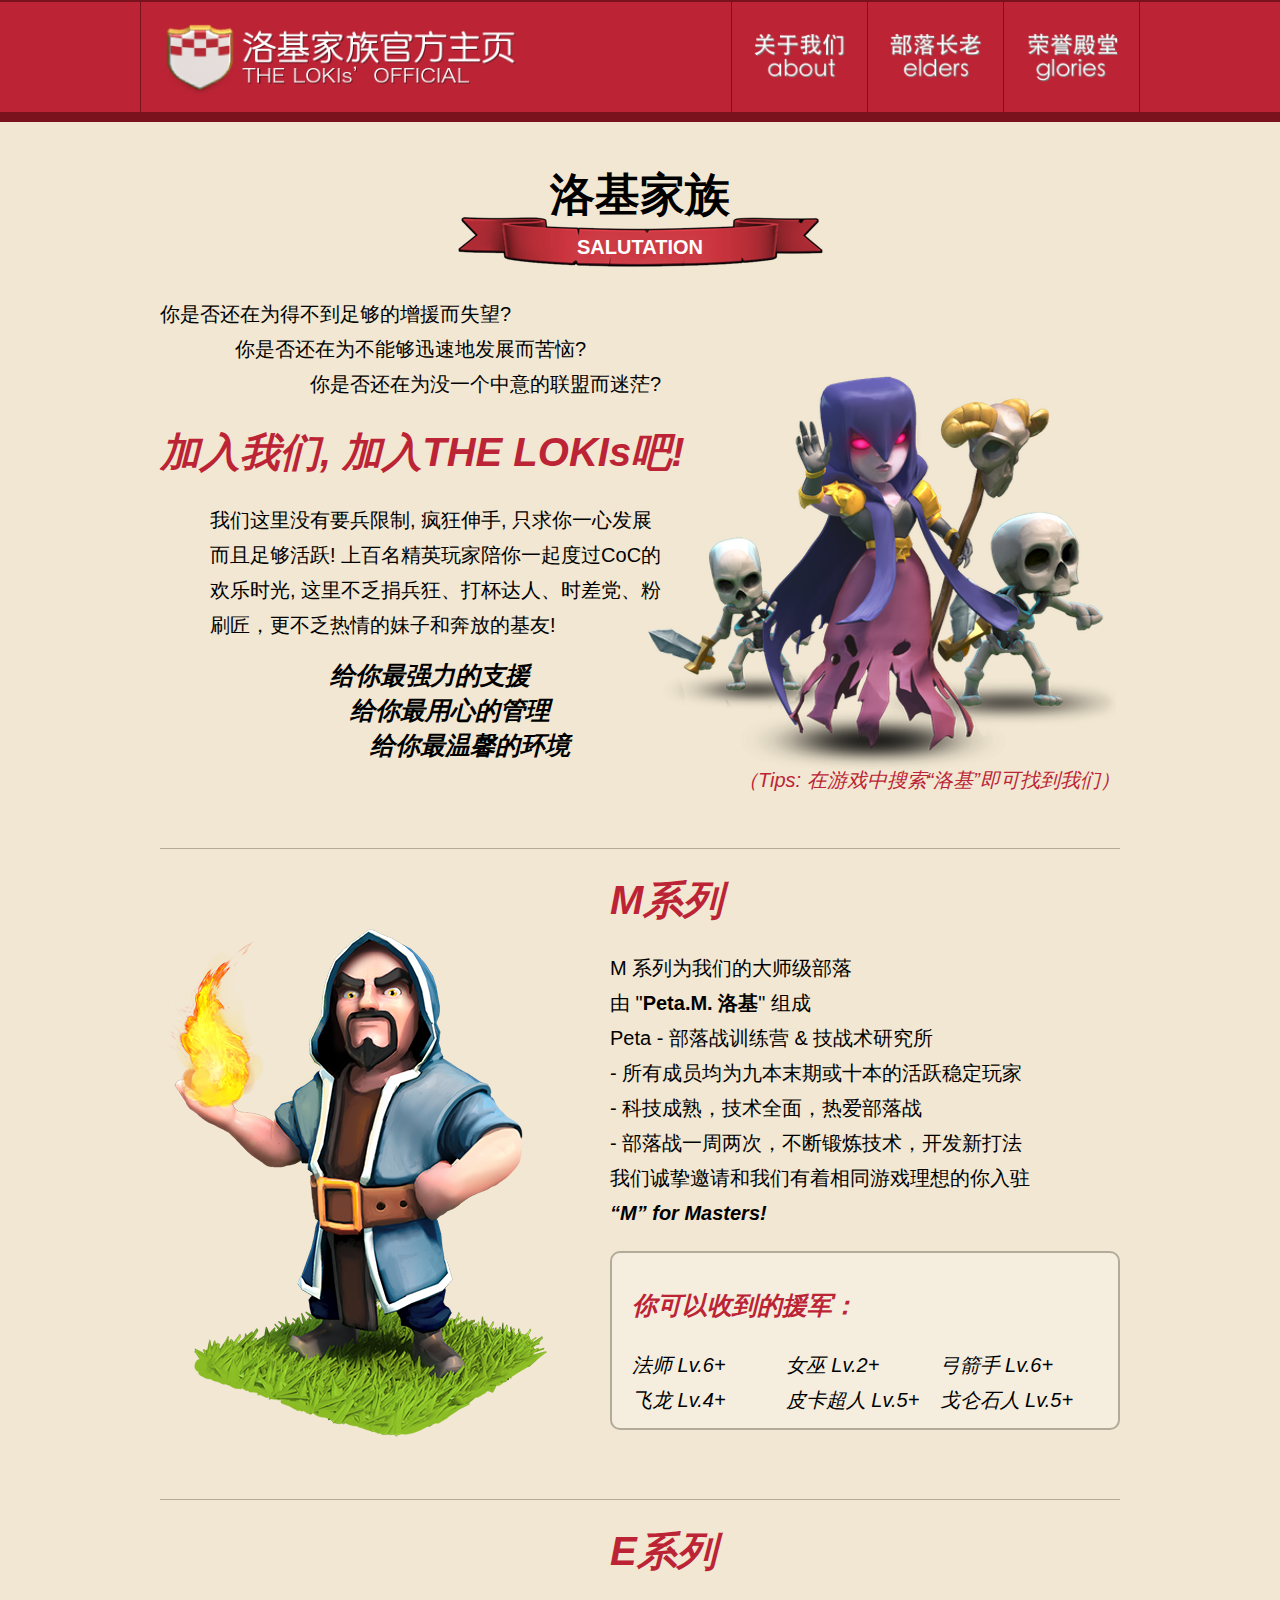
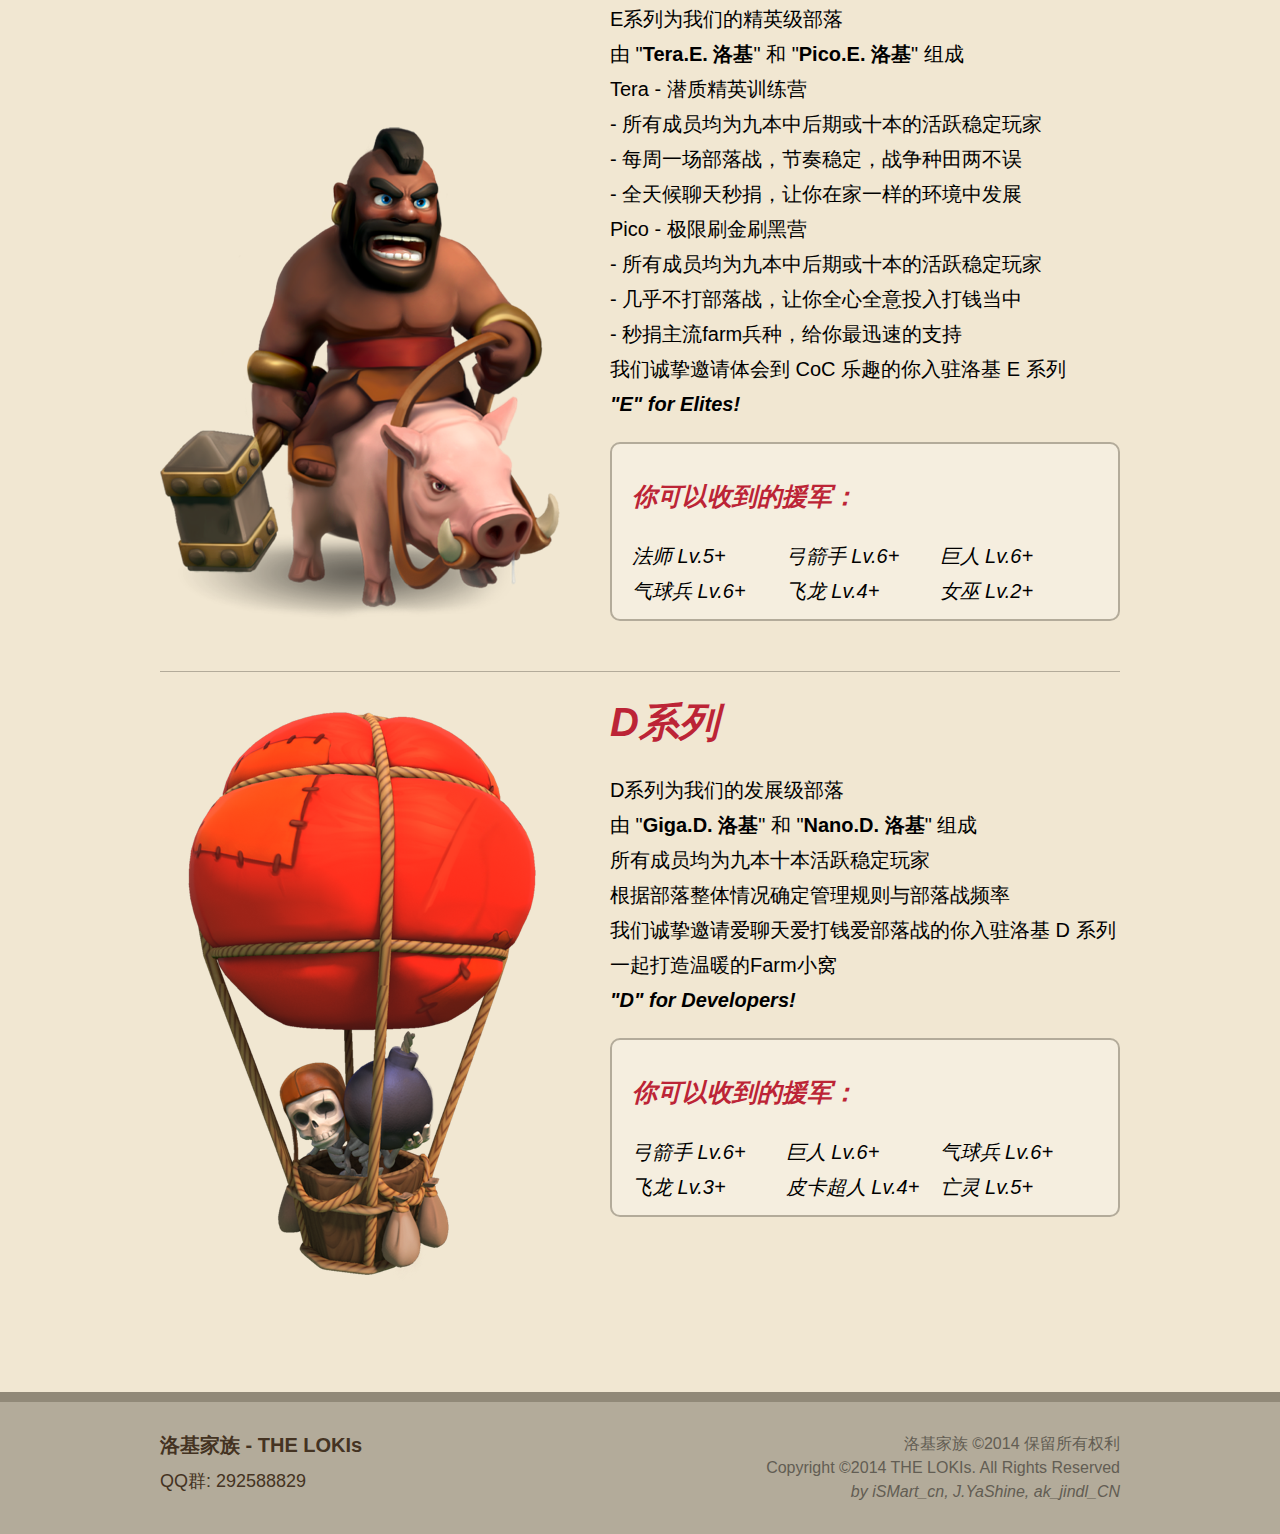
<file: index.html>
<!doctype html>
<html>
<head>
  <meta charset="UTF-8">
  <meta name="description" content="洛基家族官方主页，THE LOKIs' OFFICIAL">
  <meta name="keywords" content="CoC, Clash of Clans, 部落冲突, The Lokis, 洛基家族,">
  <meta name="author" content="iSMart_cn">
  <title>洛基家族官方主页 - THE LOKIs OFFICIAL</title>
  <link rel="Shortcut Icon" href="favicon.ico">
  <link rel="apple-touch-icon-precomposed" href="apple-touch-icon-precomposed.png">
  <link rel="stylesheet" href="style.css">
  <script src="jquery-3.1.0.min.js"></script>
  <style>
  .part1{
    background: url("images/witch.png") no-repeat right bottom;
    min-height: 450px;
  }
  .part2{
    background: url("images/wizard.png") no-repeat left bottom;
    border-top: 1px solid #b3ab9a;
    margin-top: 50px;
    padding-left: 450px;
    min-height: 600px;
  }
  .part3{
    background: url("images/hog_rider.png") no-repeat left bottom;
    border-top: 1px solid #b3ab9a;
    margin-top: 50px;
    padding-left: 450px;
    min-height: 550px;
  }
  .part4{
    background: url("images/balloon.png") no-repeat left bottom;
    border-top: 1px solid #b3ab9a;
    margin-top: 50px;
    padding-left: 450px;
    min-height: 620px;
  }
  </style>
</head>
<body>
  <header></header>
  <div class="main">
    <div class="container">
      <div class="contents">
        <article class="title">
          <section>洛基家族</section>
          <section class="subtitle">SALUTATION</section>
        </article>
        <article class="part1">
          <section class="intro">
            <span>你是否还在为得不到足够的增援而失望?</span><br>
            <span style="margin-left: 75px;">你是否还在为不能够迅速地发展而苦恼?</span><br>
            <span style="margin-left: 150px;">你是否还在为没一个中意的联盟而迷茫?</span>
          </section>
          <section class="brief">
            <h2>加入我们, 加入THE LOKIs吧!</h2>
            <div style="margin-left:50px;margin-right:450px;margin-bottom: 15px;">
              我们这里没有要兵限制, 疯狂伸手, 只求你一心发展而且足够活跃! 上百名精英玩家陪你一起度过CoC的欢乐时光, 这里不乏捐兵狂、打杯达人、时差党、粉刷匠，更不乏热情的妹子和奔放的基友!
            </div>
            <div style="font-weight:bold; font-size:25px; font-style:italic;">
              <span style="margin-left:170px">给你最强力的支援</span><br>
              <span style="margin-left:190px">给你最用心的管理</span><br>
              <span style="margin-left:210px">给你最温馨的环境</span>
            </div>
            <div class="tips" style="text-align:right;">（Tips: 在游戏中搜索“洛基”即可找到我们）</div>
          </section>
        </article>
        <article id="rankM" class="part2">
          <h2>M系列</h2>
          <section class="intro_clan">
            <p>
              M 系列为我们的大师级部落<br>
              由 "<strong>Peta.M. 洛基</strong>" 组成<br>
              Peta - 部落战训练营 & 技战术研究所<br>
                - 所有成员均为九本末期或十本的活跃稳定玩家<br>
                - 科技成熟，技术全面，热爱部落战<br>
                - 部落战一周两次，不断锻炼技术，开发新打法<br>
              我们诚挚邀请和我们有着相同游戏理想的你入驻<br>
              <span style="font-weight:bold; font-style:italic;">“M” for Masters!</span >
            </p>
            <section class="bubble">
              <h3>你可以收到的援军：</h3>
              <table width="100%">
                <tr>
                  <td width="33%">法师 Lv.6+</td>
                  <td width="33%">女巫 Lv.2+</td>
                  <td>弓箭手 Lv.6+</td>
                </tr>
                <tr>
                  <td>飞龙 Lv.4+</td>
                  <td>皮卡超人 Lv.5+</td>
                  <td>戈仑石人 Lv.5+</td>
                </tr>
              </table>
            </section>
          </section>
        </article>
        <article id="rankE" class="part3">
          <h2>E系列</h2>
          <section class="intro_clan">
            <p>
              E系列为我们的精英级部落<br>
              由 "<strong>Tera.E. 洛基</strong>" 和 "<strong>Pico.E. 洛基</strong>" 组成<br>
              Tera - 潜质精英训练营<br>
                - 所有成员均为九本中后期或十本的活跃稳定玩家<br>
                - 每周一场部落战，节奏稳定，战争种田两不误<br>
                - 全天候聊天秒捐，让你在家一样的环境中发展<br>
              Pico - 极限刷金刷黑营<br>
                - 所有成员均为九本中后期或十本的活跃稳定玩家<br>
                - 几乎不打部落战，让你全心全意投入打钱当中<br>
                - 秒捐主流farm兵种，给你最迅速的支持<br>
              我们诚挚邀请体会到 CoC 乐趣的你入驻洛基 E 系列<br>
              <span style="font-weight:bold; font-style:italic;">"E" for Elites!</span >
            </p>
            <section class="bubble">
              <h3>你可以收到的援军：</h3>
              <table width="100%">
                <tr>
                  <td width="33%">法师 Lv.5+</td>
                  <td width="33%">弓箭手 Lv.6+</td>
                  <td>巨人 Lv.6+</td>
                </tr>
                <tr>
                  <td>气球兵 Lv.6+</td>
                  <td>飞龙 Lv.4+</td>
                  <td>女巫 Lv.2+</td>
                </tr>
              </table>
            </section>
          </section>
        </article>
        <article id="rankD" class="part4">
          <h2>D系列</h2>
          <section class="intro_clan">
            <p>
              D系列为我们的发展级部落<br>
              由 "<strong>Giga.D. 洛基</strong>" 和 "<strong>Nano.D. 洛基</strong>" 组成<br>
              所有成员均为九本十本活跃稳定玩家<br>
              根据部落整体情况确定管理规则与部落战频率<br>
              我们诚挚邀请爱聊天爱打钱爱部落战的你入驻洛基 D 系列<br>
              一起打造温暖的Farm小窝<br>
              <span style="font-weight:bold; font-style:italic;">"D" for Developers!</span>
            </p>
            <section class="bubble">
              <h3>你可以收到的援军：</h3>
              <table width="100%">
                <tr>
                  <td width="33%">弓箭手 Lv.6+</td>
                  <td width="33%">巨人 Lv.6+</td>
                  <td>气球兵 Lv.6+</td>
                </tr>
                <tr>
                  <td>飞龙 Lv.3+</td>
                  <td>皮卡超人 Lv.4+</td>
                  <td>亡灵 Lv.5+</td>
                </tr>
              </table>
            </section>
          </section>
        </article>
      </div>
    </div>
  </div>
  <footer></footer>
  <script>
    $('header').load('_header.html');
    $('footer').load('_footer.html');
  </script>
</body>
</html>
</file>
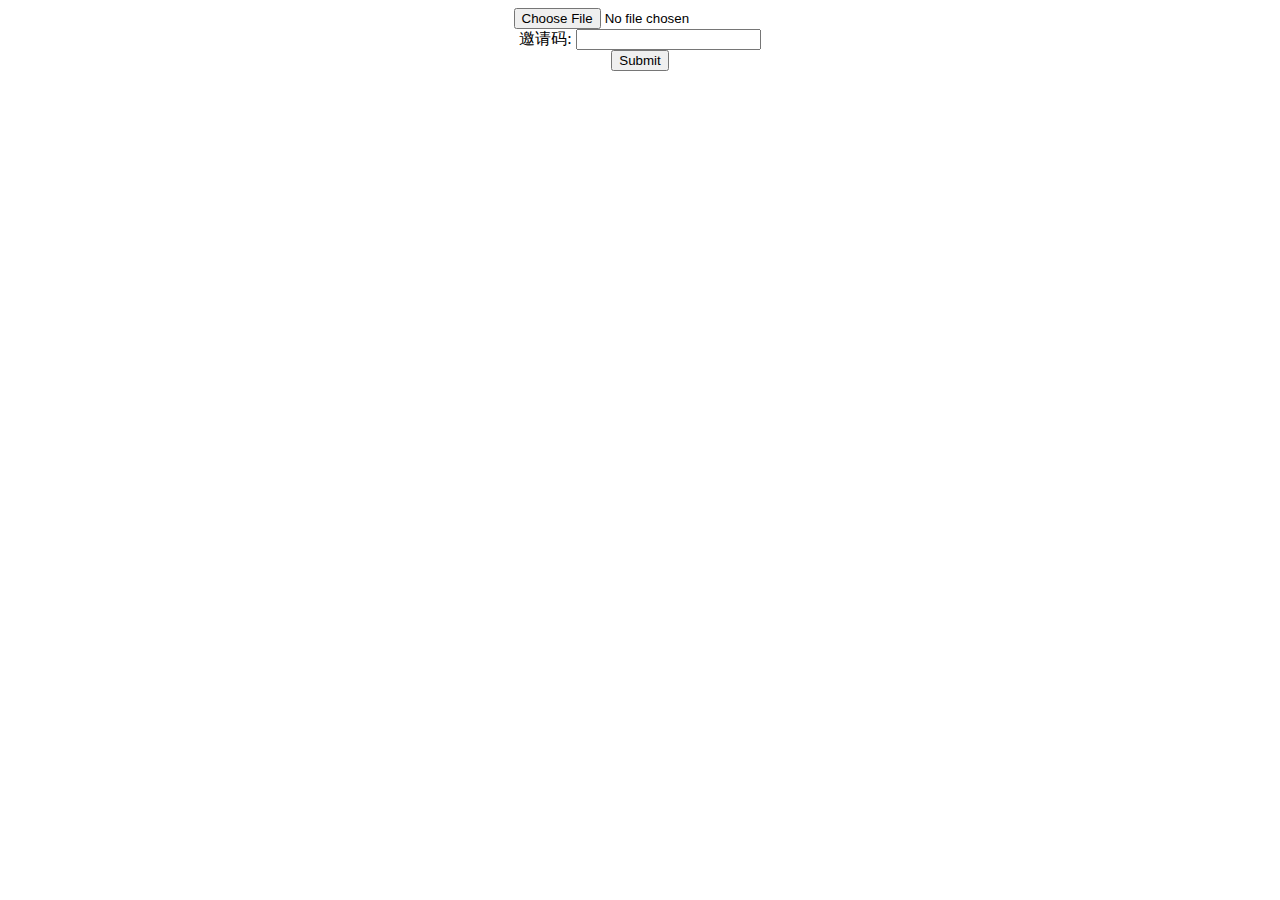
<file: clanwar/index.html>
<html>
<head>
	<meta charset="UTF-8">
	<title>Document</title>
	<style>
	.main {
		text-align: center;
	}
	</style>
</head>
<body>
	<div class="main">
		<form action="uploader.php" method="POST" enctype="multipart/form-data">
			<input id="file_to_upload" name="file_to_upload" type="file">
			<br>
			<label for="passcode">邀请码: </label>
			<input id="passcode" name="passcode" type="password">
			<br>
			<input type="submit">
		</form>
	</div>
</body>
</html>
</file>
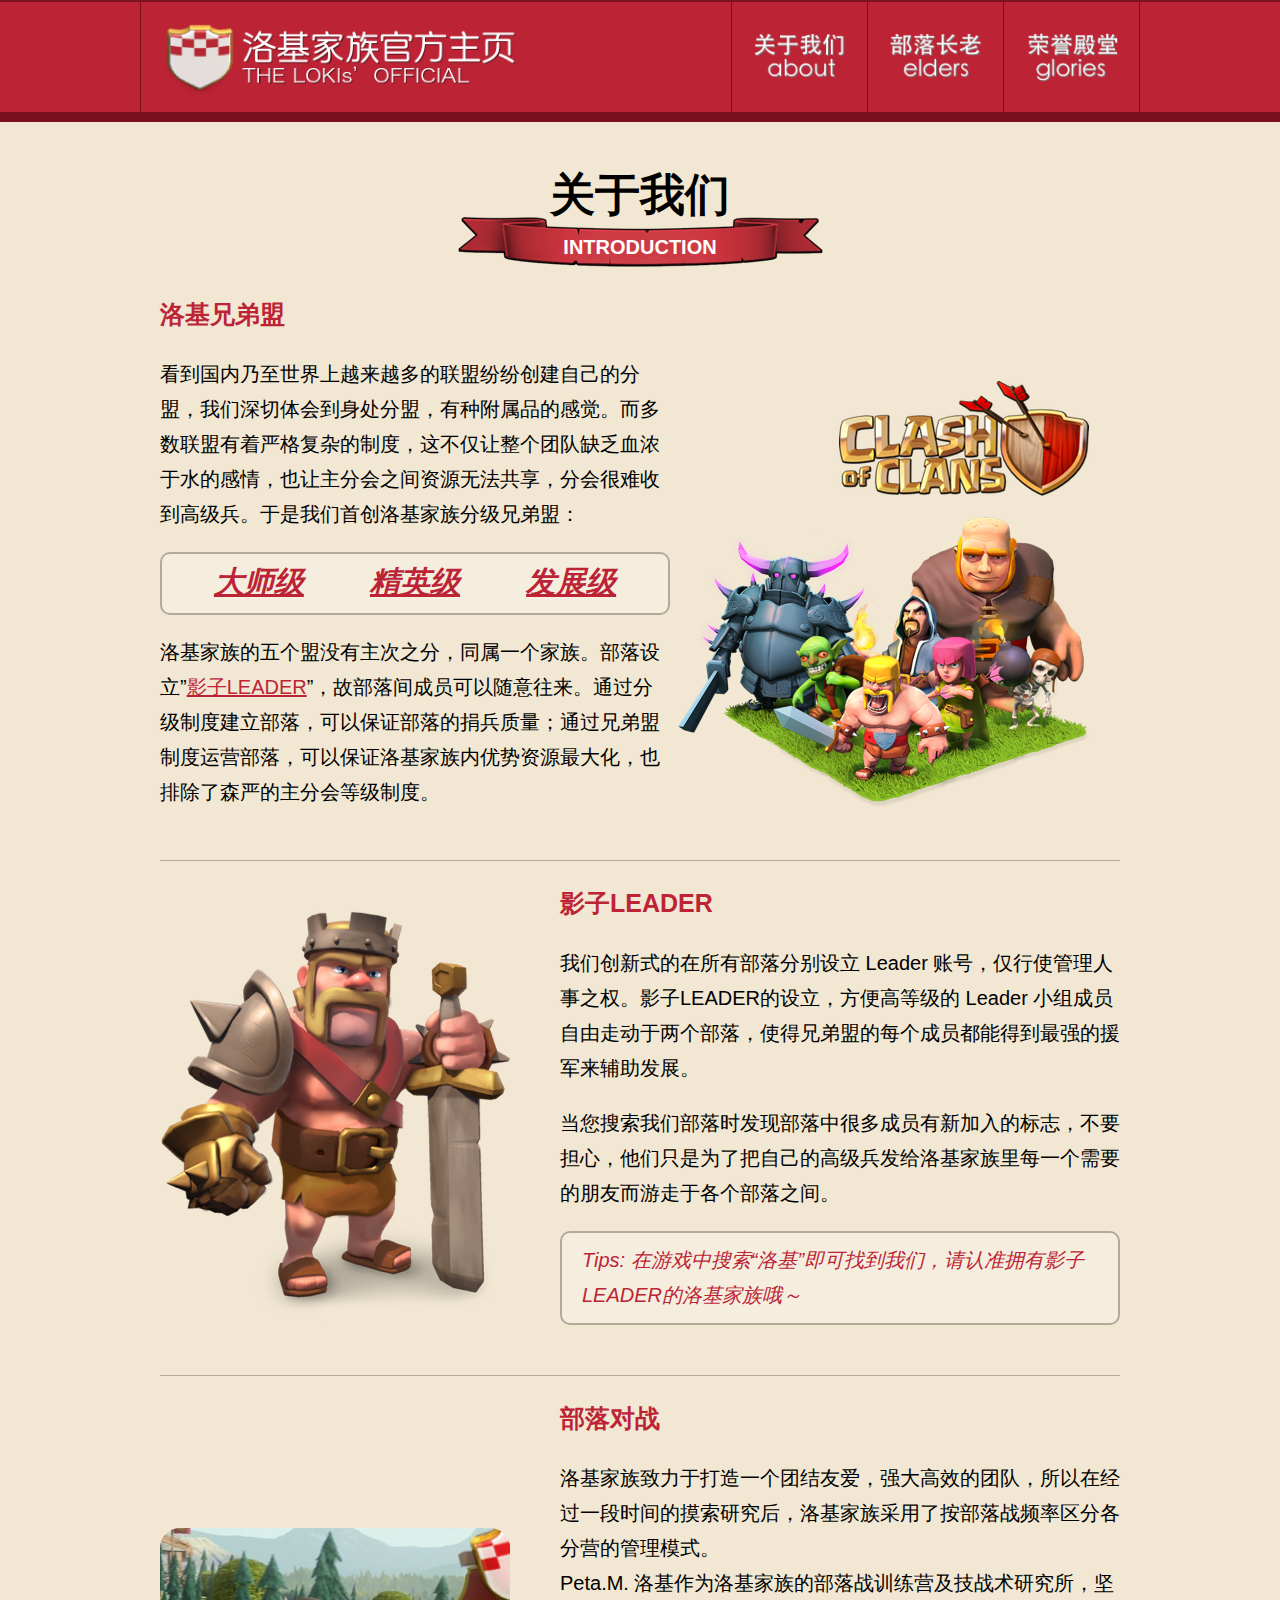
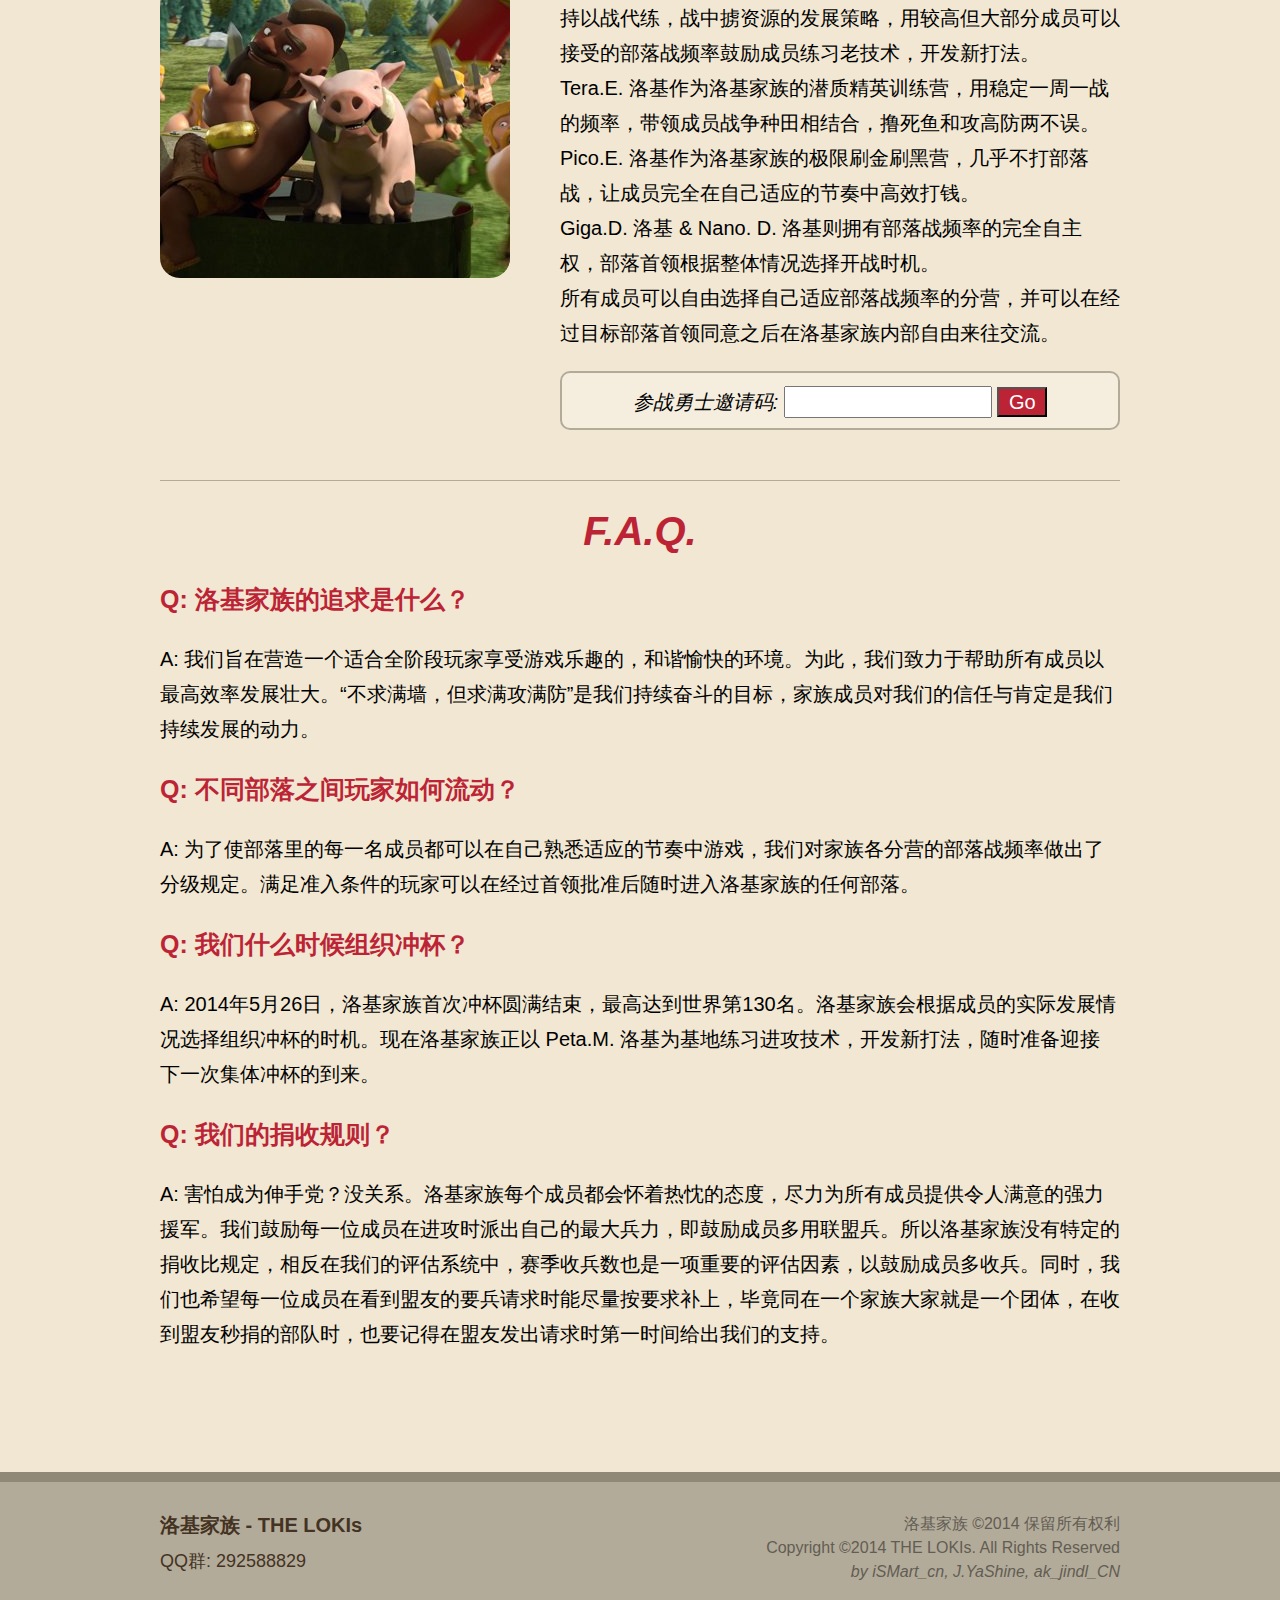
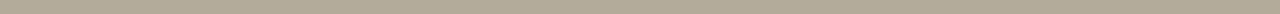
<file: about.html>
<!doctype html>
<html>
<head>
  <meta charset="UTF-8">
  <meta name="description" content="洛基家族官方主页，THE LOKIs' OFFICIAL">
  <meta name="keywords" content="COC, Clash of Clans, 部落冲突, The Lokis, 洛基家族,">
  <meta name="author" content="iSMart_cn">
  <title>洛基家族 - 关于我们</title>
  <link rel="Shortcut Icon" href="favicon.ico">
  <link rel="apple-touch-icon-precomposed" href="apple-touch-icon-precomposed.png">
  <link rel="stylesheet" href="style.css">
  <script src="jquery-3.1.0.min.js"></script>
  <style>
  .part1{
    background: url("images/family.png") no-repeat right bottom;
    padding-right: 450px;
    min-height: 450px;
  }
  .clanName{
    font-size: 30px;
    font-weight: bold;
  }
  .part2{
    background: url("images/king.png") no-repeat left bottom;
    border-top: 1px solid #b3ab9a;
    margin-top: 50px;
    padding-left: 400px;
    min-height: 450px;
  }
  .part3{
    background: url("images/attack.png") no-repeat left center;
    border-top: 1px solid #b3ab9a;
    margin-top: 50px;
    padding-left: 400px;
  }
  #passcode_form label,
  #passcode_form input{
    line-height: 26px;
    font-size: 20px;
    max-width: 200px;
    vertical-align: middle;
  }
  #passcode_form input[type=submit]{
    color: #FFF;
    font-size: 20px;
    line-height: 26px;
    background: #bc2436;
    -webkit-appearance:none;
    width: 50px;
    margin: 0;
    padding: 0;
  }
  .part4{
    border-top: 1px solid #b3ab9a;
    margin-top: 50px;
  }
  </style>
</head>
<body>
  <header></header>
  <div class="main">
    <div class="container">
      <div class="contents">
        <article class="title">
          <section>关于我们</section>
          <section class="subtitle">INTRODUCTION</section>
        </article>
        <article class="part1">
          <h3>洛基兄弟盟</h3>
          <p>
            看到国内乃至世界上越来越多的联盟纷纷创建自己的分盟，我们深切体会到身处分盟，有种附属品的感觉。而多数联盟有着严格复杂的制度，这不仅让整个团队缺乏血浓于水的感情，也让主分会之间资源无法共享，分会很难收到高级兵。于是我们首创洛基家族分级兄弟盟：
          </p>
          <div class="bubble">
            <table width="100%">
              <tr align="center">
                <td width="33%">
                  <span class="clanName"><a href="index.html#rankM">大师级</a></span>
                </td>
                <td>
                  <span class="clanName"><a href="index.html#rankE">精英级</a></span>
                </td>
                <td width="33%">
                  <span class="clanName"><a href="index.html#rankD">发展级</a></span>
                </td>
              </tr>
            </table>
          </div>
          <p>
            洛基家族的五个盟没有主次之分，同属一个家族。部落设立”<a href="#leader">影子LEADER</a>”，故部落间成员可以随意往来。通过分级制度建立部落，可以保证部落的捐兵质量；通过兄弟盟制度运营部落，可以保证洛基家族内优势资源最大化，也排除了森严的主分会等级制度。
          </p>
        </article>
        <article id="leader" class="part2">
          <h3>影子LEADER</h3>
          <p>我们创新式的在所有部落分别设立 Leader 账号，仅行使管理人事之权。影子LEADER的设立，方便高等级的 Leader 小组成员自由走动于两个部落，使得兄弟盟的每个成员都能得到最强的援军来辅助发展。</p>
          <p>当您搜索我们部落时发现部落中很多成员有新加入的标志，不要担心，他们只是为了把自己的高级兵发给洛基家族里每一个需要的朋友而游走于各个部落之间。</p>
          <section class="bubble tips">
            Tips: 在游戏中搜索“洛基”即可找到我们，请认准拥有影子LEADER的洛基家族哦～
          </section>
        </article>
        <article id="clanwar" class="part3">
          <h3>部落对战</h3>
          <p>洛基家族致力于打造一个团结友爱，强大高效的团队，所以在经过一段时间的摸索研究后，洛基家族采用了按部落战频率区分各分营的管理模式。<br>
Peta.M. 洛基作为洛基家族的部落战训练营及技战术研究所，坚持以战代练，战中掳资源的发展策略，用较高但大部分成员可以接受的部落战频率鼓励成员练习老技术，开发新打法。<br>
Tera.E. 洛基作为洛基家族的潜质精英训练营，用稳定一周一战的频率，带领成员战争种田相结合，撸死鱼和攻高防两不误。<br>
Pico.E. 洛基作为洛基家族的极限刷金刷黑营，几乎不打部落战，让成员完全在自己适应的节奏中高效打钱。<br>
Giga.D. 洛基 & Nano. D. 洛基则拥有部落战频率的完全自主权，部落首领根据整体情况选择开战时机。<br>
所有成员可以自由选择自己适应部落战频率的分营，并可以在经过目标部落首领同意之后在洛基家族内部自由来往交流。</p>
          <section class="bubble" style="text-align:center;">
            <form id="passcode_form" action="clanwar.html" method="post">
            <label for="passcode">参战勇士邀请码: </label>
            <input id="passcode" name="passcode" type="password">
            <input type="submit" value="Go">
            </form>
          </section>
        </article>
        <article class="part4">
          <h2 style="text-align:center;">F.A.Q.</h2>
          <section>
            <h3>Q: 洛基家族的追求是什么？</h3>
            <p>A: 我们旨在营造一个适合全阶段玩家享受游戏乐趣的，和谐愉快的环境。为此，我们致力于帮助所有成员以最高效率发展壮大。“不求满墙，但求满攻满防”是我们持续奋斗的目标，家族成员对我们的信任与肯定是我们持续发展的动力。</p>
          </section>
          <section>
            <h3>Q: 不同部落之间玩家如何流动？</h3>
            <p>A: 为了使部落里的每一名成员都可以在自己熟悉适应的节奏中游戏，我们对家族各分营的部落战频率做出了分级规定。满足准入条件的玩家可以在经过首领批准后随时进入洛基家族的任何部落。</p>
          </section>
          <section>
            <h3>Q: 我们什么时候组织冲杯？</h3>
            <p>A: 2014年5月26日，洛基家族首次冲杯圆满结束，最高达到世界第130名。洛基家族会根据成员的实际发展情况选择组织冲杯的时机。现在洛基家族正以 Peta.M. 洛基为基地练习进攻技术，开发新打法，随时准备迎接下一次集体冲杯的到来。</p>
          </section>
          <section>
            <h3>Q: 我们的捐收规则？</h3>
            <p>A: 害怕成为伸手党？没关系。洛基家族每个成员都会怀着热忱的态度，尽力为所有成员提供令人满意的强力援军。我们鼓励每一位成员在进攻时派出自己的最大兵力，即鼓励成员多用联盟兵。所以洛基家族没有特定的捐收比规定，相反在我们的评估系统中，赛季收兵数也是一项重要的评估因素，以鼓励成员多收兵。同时，我们也希望每一位成员在看到盟友的要兵请求时能尽量按要求补上，毕竟同在一个家族大家就是一个团体，在收到盟友秒捐的部队时，也要记得在盟友发出请求时第一时间给出我们的支持。</p>
          </section>
        </article>
      </div>
    </div>
  </div>
  <footer></footer>
  <script>
    $('header').load('_header.html');
    $('footer').load('_footer.html');
  </script>
</body>
</html>
</file>
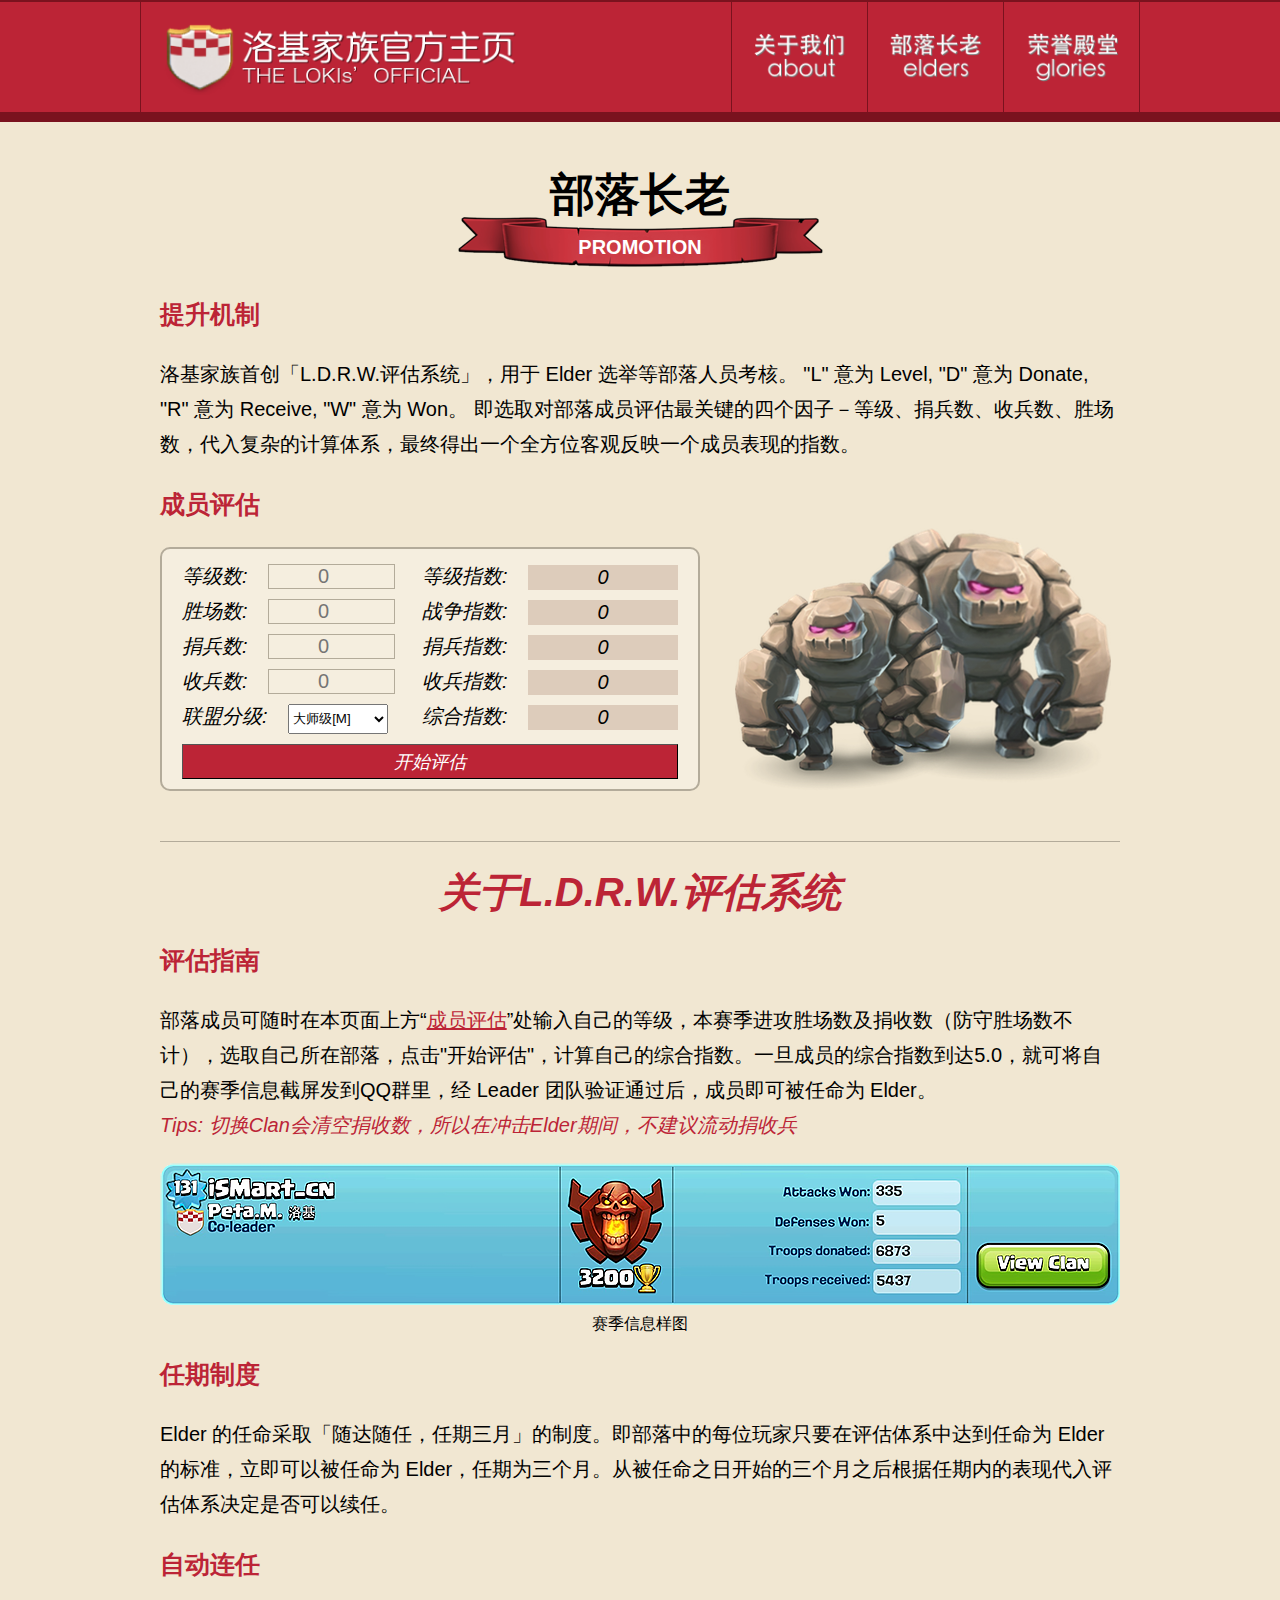
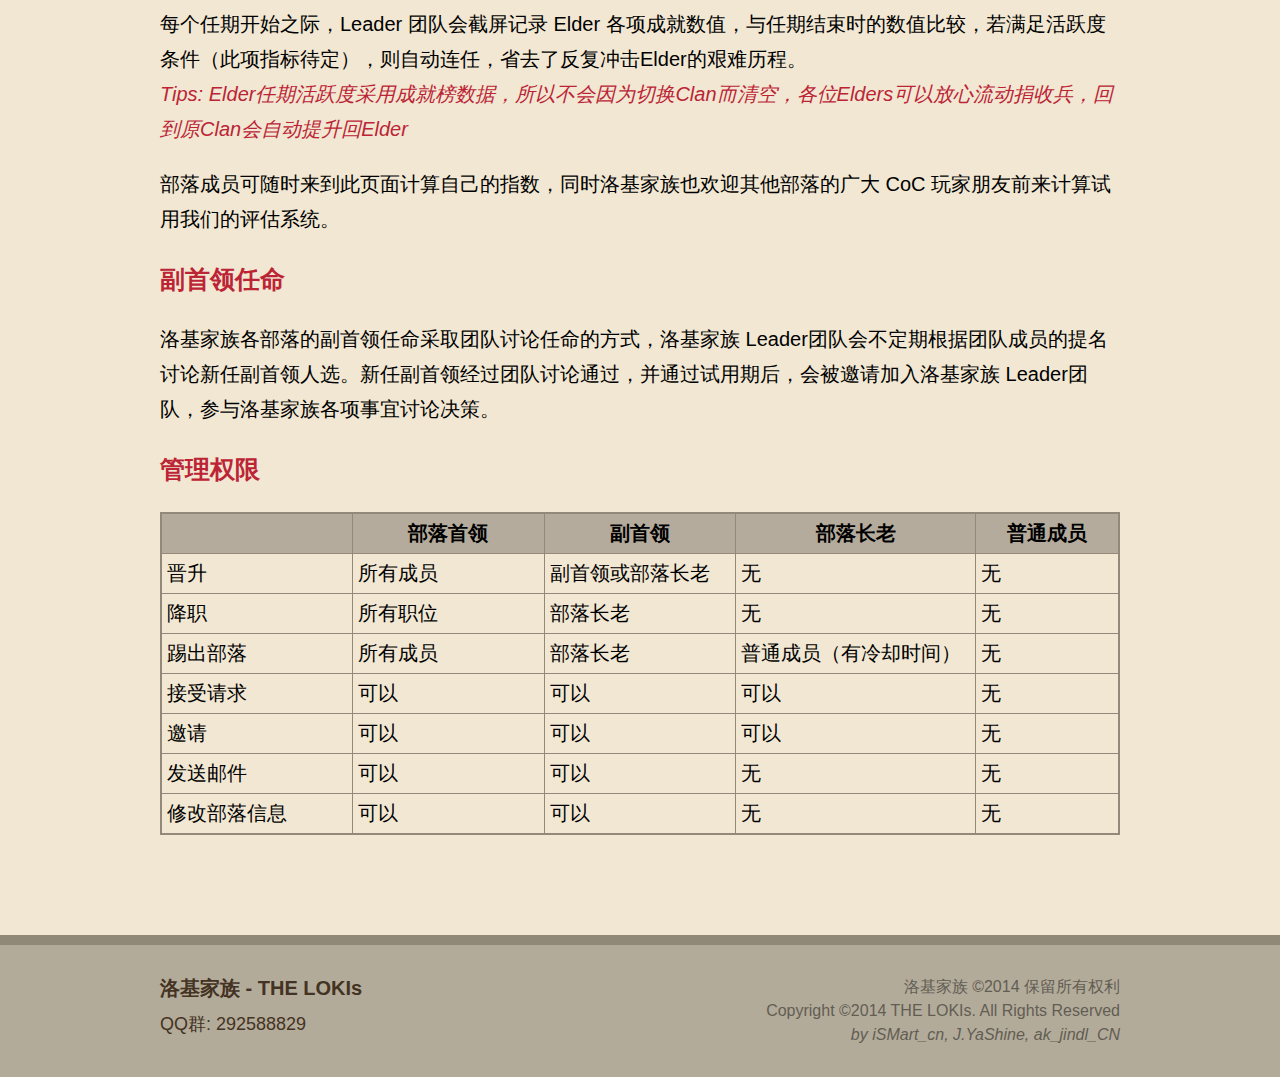
<file: elders.html>
<!doctype html>
<html>
<head>
  <meta charset="UTF-8">
  <meta name="description" content="洛基家族官方主页，THE LOKIs' OFFICIAL">
  <meta name="keywords" content="COC, Clash of Clans, 部落冲突, The Lokis, 洛基家族,">
  <meta name="author" content="iSMart_cn">
  <title>洛基家族 - 部落长老</title>
  <link rel="Shortcut Icon" href="favicon.ico">
  <link rel="apple-touch-icon-precomposed" href="apple-touch-icon-precomposed.png">
  <link rel="stylesheet" href="style.css">
  <style type="text/css">
    label{
      margin: 0;
      padding: 0;
    }
    input[type="number"]{
      margin: 0;
      padding: 0;
      margin-left: 20px;
      outline: none;
      font-size: 20px;
      width: 125px;
      background: none;
      border: 1px solid #b3ab9a;
      text-align: center;
    }
    input[type=submit]{
      color: #FFF;
      font-size: 18px;
      font-style: italic;
      width: 100%;
      height: 35px;
      margin: 0;
      padding: 0;
      display: block;
      background-color: #bc2436;
      border-width: 1px;
      -webkit-appearance: none;
    }
    input[type=submit]:hover{
      color: #FBB;
    }
    input[type=submit]:active{
      color: #bc2436;
      background-color: #D66;
    }
    select{
      height:30px;
      width:100px;
      padding: 0;
      margin:0;
    }
    .part1{
      min-height: 300px;
    }
    #evaluator{
      background: url("images/golem.png") no-repeat right bottom;
      padding-right: 420px;
      min-height: 260px;
    }
    .indices{
      background: #DCB;
      text-align: center;
      vertical-align: middle;
      display: inline-block;
      width: 150px;
      line-height: 25px;
      overflow: hidden;
      text-overflow: ellipsis;
    }
    .part2{
      border-top: 1px solid #b3ab9a;
      margin-top: 50px;
    }
    .privileges{
      border: 2px solid #92897A;
    }
    .privileges td{
      border: 1px solid #92897A;
      padding: 2px 5px;
    }
    .privileges th{
      border: 1px solid #92897A;
      padding: 2px 5px;
      background-color:#B4AB9C;
      font-weight:bold;
    }
    .privileges tr:hover {
      background-color: #FDB;
    }
  </style>
</head>
<body>
<header>
  <div class="container">
  <nav>
    <ul>
      <li><a href="index.html" class="home">首页</a></li>
      <li><a href="about.html" class="about">关于我们</a></li>
      <li><a href="elders.html" class="elders">部落长老</a></li>
      <li><a href="glories.html" class="glories">荣誉殿堂</a></li>
    </ul>
  </nav>
</div>
<div class="container">
  <nav>
    <ul>
      <li><a href="index.html" class="home">首页</a></li>
      <li><a href="about.html" class="about">关于我们</a></li>
      <li><a href="elders.html" class="elders">部落长老</a></li>
      <li><a href="glories.html" class="glories">荣誉殿堂</a></li>
    </ul>
  </nav>
</div>
</header>
<div class="main">
<div class="container">
  <div class="contents">
    <article class="title">
      <section>部落长老</section>
      <section class="subtitle">PROMOTION</section>
    </article>
    <article id="brief" class="part1">
      <section>
        <h3>提升机制</h3>
        <p>
          洛基家族首创「L.D.R.W.评估系统」，用于 Elder 选举等部落人员考核。
          "L" 意为 Level, "D" 意为 Donate, "R" 意为 Receive, "W" 意为 Won。
          即选取对部落成员评估最关键的四个因子－等级、捐兵数、收兵数、胜场数，代入复杂的计算体系，最终得出一个全方位客观反映一个成员表现的指数。
        </p>
      </section>
      <section id="evaluator">
        <h3>成员评估</h3>
        <div class="bubble">
        <form name="evaluator_form" id="evaluator_form" onsubmit="renderElderIndex(); return false;">
          <table width="100%">
            <tr>
              <td width="240">
                <label for="level">等级数:</label><input id="level" name="level" class="params" type="number" min="0" placeholder="0"><br>
                <label for="wins">胜场数:</label><input id="wins" name="wins" class="params" type="number" min="0" placeholder="0"><br>
                <label for="donate">捐兵数:</label><input id="donate" name="donate" class="params" type="number" min="0" placeholder="0"><br>
                <label for="receive">收兵数:</label><input id="receive" name="receive" class="params" type="number" min="0" placeholder="0"><br>
                <label style="margin-right:15px;">联盟分级:</label>
                <select name="clan" id="clan">
                  <option value="master" selected>大师级[M]</option>
                  <option value="elite">精英级[E]</option>
                  <option value="develop">发展级[D]</option>
                </select>
              </td>
              <td>
                <label>等级指数:</label><br>
                <label>战争指数:</label><br>
                <label>捐兵指数:</label><br>
                <label>收兵指数:</label><br>
                <label>综合指数:</label>
              </td>
              <td width="150">
                <span class="indices" id="indLevel">0</span><br>
                <span class="indices" id="indWins">0</span><br>
                <span class="indices" id="indDonate">0</span><br>
                <span class="indices" id="indReceive">0</span><br>
                <span class="indices" id="indFinal">0</span>
              </td>
            </tr>
            <tr>
              <td colspan="3">
                <input type="submit" style="margin-top:10px;" value="开始评估">
              </td>
            </tr>
          </table>
        </form>
        </div>
      </section>
    </article>
    <article class="part2">
      <section>
        <h2 style="text-align:center">关于L.D.R.W.评估系统</h2>
        <h3>评估指南</h3>
        <p>部落成员可随时在本页面上方“<a href="#evaluator">成员评估</a>”处输入自己的等级，本赛季进攻胜场数及捐收数（防守胜场数不计），选取自己所在部落，点击"开始评估"，计算自己的综合指数。一旦成员的综合指数到达5.0，就可将自己的赛季信息截屏发到QQ群里，经 Leader 团队验证通过后，成员即可被任命为 Elder。
          <br><span class="tips">Tips: 切换Clan会清空捐收数，所以在冲击Elder期间，不建议流动捐收兵</span></p>
        <p style="text-align: center;">
          <img id="profile_sample" src="images/profile_sample.png" alt="profile page">
          <label for="profile_sample" class="img_title">赛季信息样图</label>
        </p>
        <h3>任期制度</h3>
        <p>Elder 的任命采取「随达随任，任期三月」的制度。即部落中的每位玩家只要在评估体系中达到任命为 Elder 的标准，立即可以被任命为 Elder，任期为三个月。从被任命之日开始的三个月之后根据任期内的表现代入评估体系决定是否可以续任。</p>
        <h3>自动连任</h3>
        <p>每个任期开始之际，Leader 团队会截屏记录 Elder 各项成就数值，与任期结束时的数值比较，若满足活跃度条件（此项指标待定），则自动连任，省去了反复冲击Elder的艰难历程。
          <br><span class="tips">Tips: Elder任期活跃度采用成就榜数据，所以不会因为切换Clan而清空，各位Elders可以放心流动捐收兵，回到原Clan会自动提升回Elder</span></p>
        <p>部落成员可随时来到此页面计算自己的指数，同时洛基家族也欢迎其他部落的广大 CoC 玩家朋友前来计算试用我们的评估系统。</p>
        <h3>副首领任命</h3>
        <p>洛基家族各部落的副首领任命采取团队讨论任命的方式，洛基家族 Leader团队会不定期根据团队成员的提名讨论新任副首领人选。新任副首领经过团队讨论通过，并通过试用期后，会被邀请加入洛基家族 Leader团队，参与洛基家族各项事宜讨论决策。</p>
        <h3>管理权限</h3>
        <table width="100%" class="privileges">
          <tr>
            <th width="20%">&nbsp;</th>
            <th width="20%">部落首领</th>
            <th width="20%">副首领</th>
            <th width="25%">部落长老</th>
            <th width="15%">普通成员</th>
          </tr>
          <tr>
            <td>晋升</td>
            <td>所有成员</td>
            <td>副首领或部落长老</td>
            <td>无</td>
            <td>无</td>
          </tr>
          <tr>
            <td>降职</td>
            <td>所有职位</td>
            <td>部落长老</td>
            <td>无</td>
            <td>无</td>
          </tr>
          <tr>
            <td>踢出部落</td>
            <td>所有成员</td>
            <td>部落长老</td>
            <td>普通成员（有冷却时间）</td>
            <td>无</td>
          </tr>
          <tr>
            <td>接受请求</td>
            <td>可以</td>
            <td>可以</td>
            <td>可以</td>
            <td>无</td>
          </tr>
          <tr>
            <td>邀请</td>
            <td>可以</td>
            <td>可以</td>
            <td>可以</td>
            <td>无</td>
          </tr>
          <tr>
            <td>发送邮件</td>
            <td>可以</td>
            <td>可以</td>
            <td>无</td>
            <td>无</td>
          </tr>
          <tr>
            <td>修改部落信息</td>
            <td>可以</td>
            <td>可以</td>
            <td>无</td>
            <td>无</td>
          </tr>
        </table>
      </section>
    </article>
  </div>
</div>
</div>
<footer>
  <div class="container">
  <div class="footer_contents">
    <table width="100%">
      <tr>
        <td width="300" style="color:#432;">
          <span style="font-weight:bold; font-size:20px;">洛基家族 - THE LOKIs</span><br>
          <div style="font-size:18px;margin-top: 10px;">QQ群: 292588829</div>
        </td>
        <td style="text-align: right; line-height: 1.5em;">
          <div style="color: #625d53;">
             洛基家族 ©2014 保留所有权利<br>
            Copyright ©2014 THE LOKIs. All Rights Reserved<br>
            <span style="font-style:italic">by iSMart_cn, J.YaShine, ak_jindl_CN</span>
          </div>
        </td>
      </tr>
    </table>
  </div>
</div>
</footer>
<script src="evaluator.js"></script>
<script>
function get_form_data(form_id){
  var data = {};
  var form = document.getElementById(form_id);
  var fields = form.elements;
  for (i = 0; i < fields.length; i++){
    var obj = fields[i];
    if (obj.name.length == 0) continue;
    if (obj.type == 'text' || obj.type == 'number' ||
        obj.type == 'hidden' || (obj.type == 'radio' && obj.checked)) {
       data[obj.name] = obj.value;
    }
    else if (obj.type == 'select-one') {
      data[obj.name] = obj.options[obj.selectedIndex].value;
    }
  }
  return data;
}

function renderElderIndex(){
  data = get_form_data('evaluator_form');
  var indices = calcElderIndex(data);
  for (indName in indices){
    indValue = indices[indName];
    indElement = document.getElementById(indName);
    indElement.innerHTML = indValue;
    COLOR_MAP = {
      0: "#DDCCBB",
      1: "#12B0F6",
      2: "#3DFFD4",
      3: "#00FF07",
      4: "#FFBA00",
      default: "#FF415B",
    };
    color = Math.floor(indValue);
    indElement.style.backgroundColor = (color > 4) ? COLOR_MAP.default : COLOR_MAP[color];
  }
}
</script>
</body>
</html>
</file>
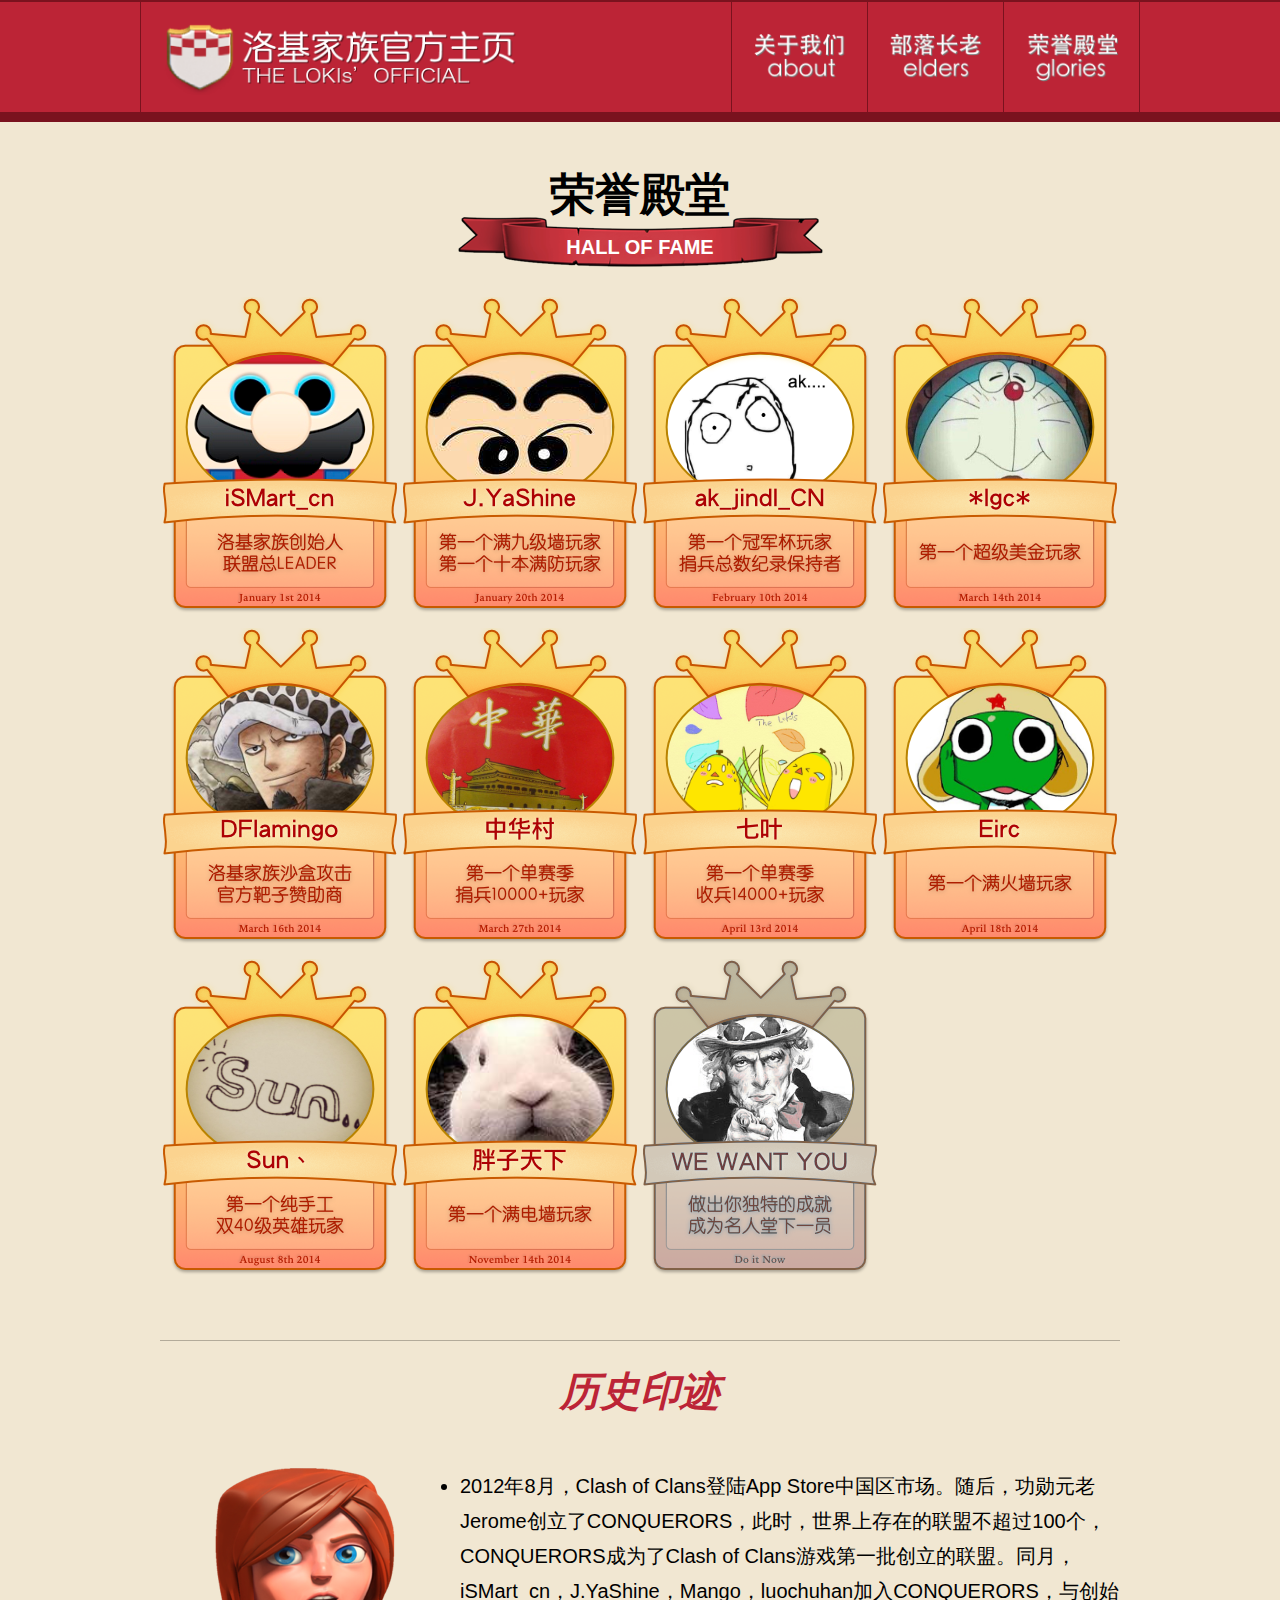
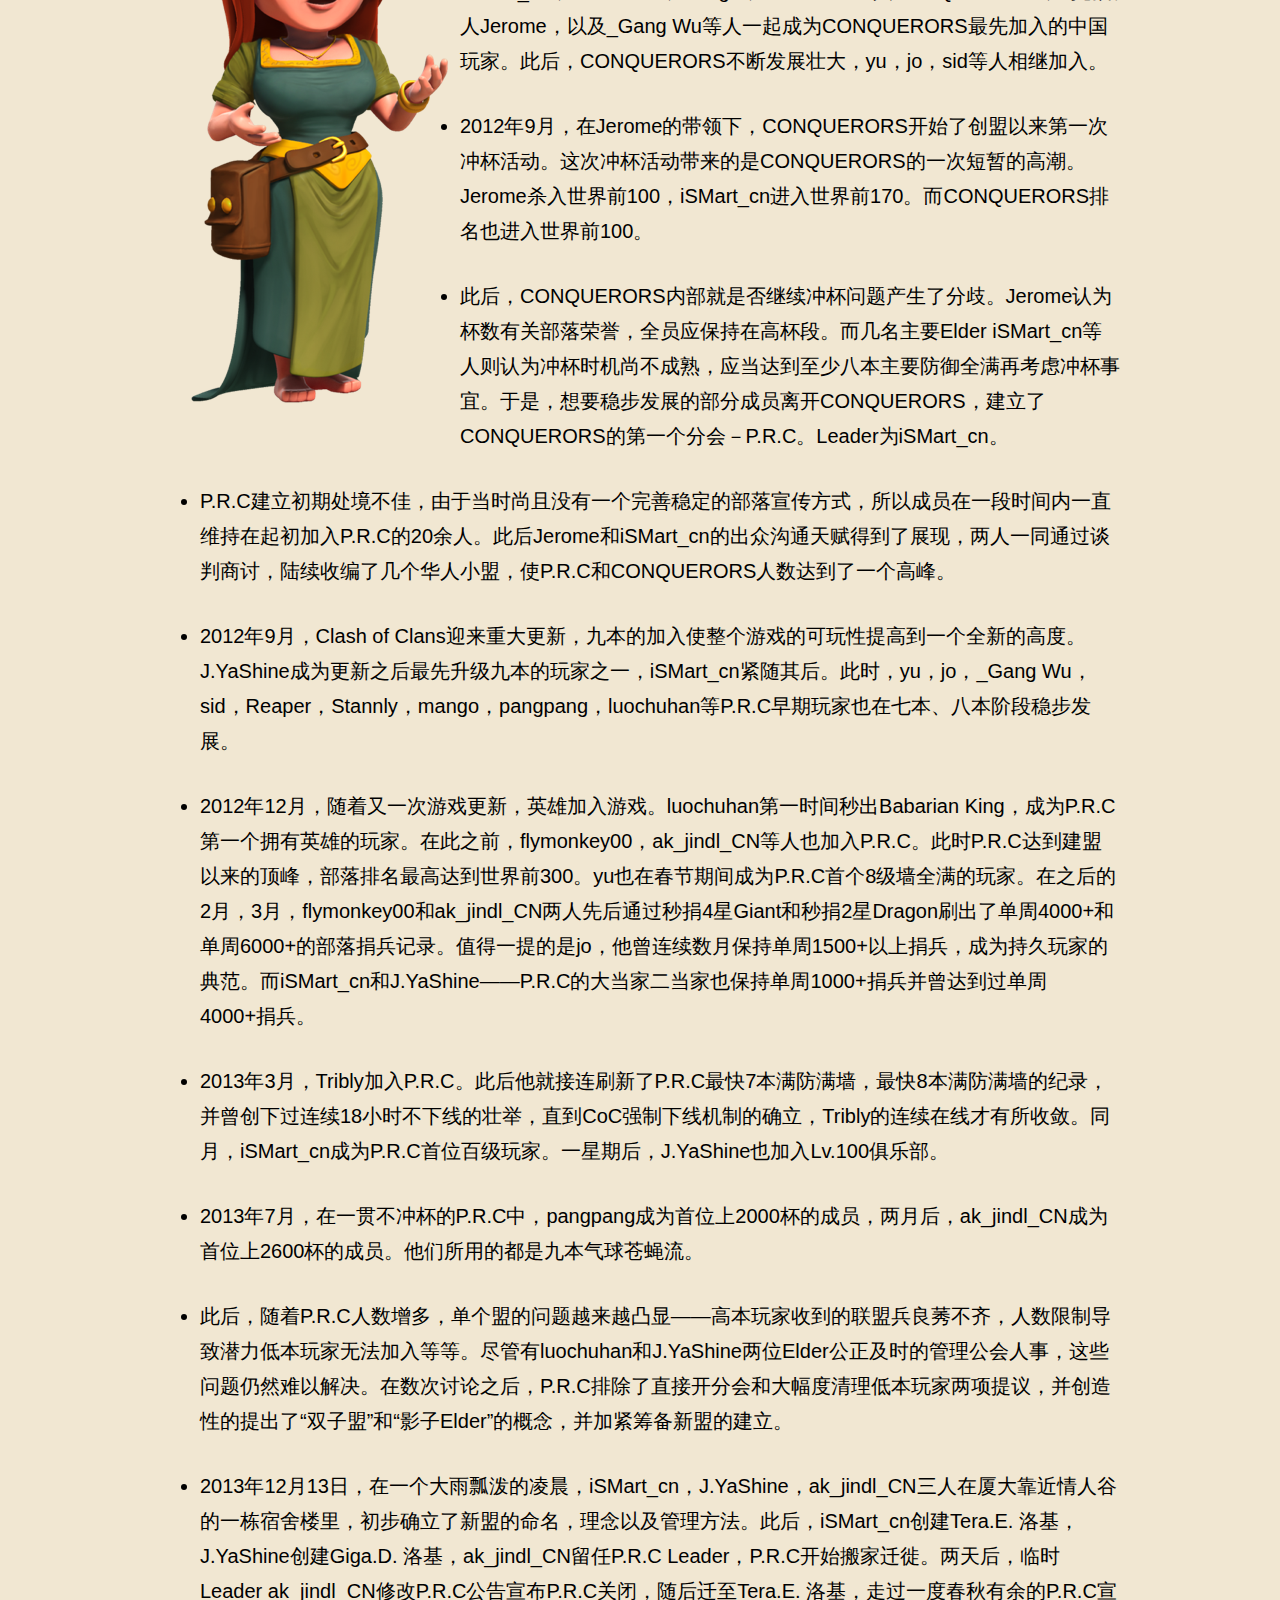
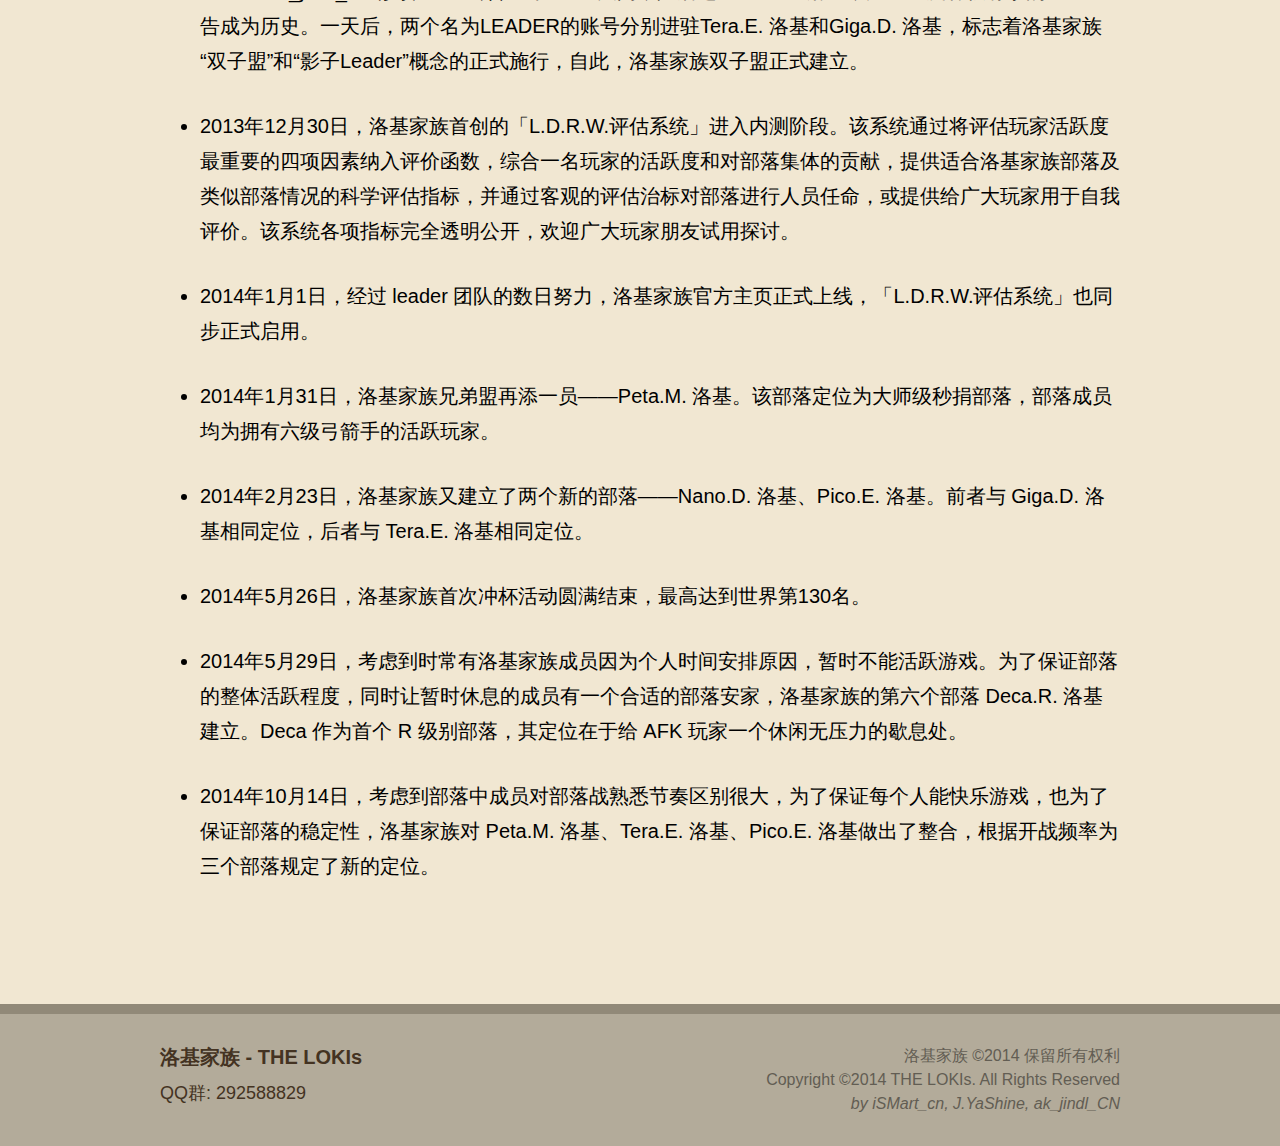
<file: glories.html>
<!doctype html>
<html>
<head>
  <meta charset="UTF-8">
  <meta name="description" content="洛基家族官方主页，THE LOKIs' OFFICIAL">
  <meta name="keywords" content="COC, Clash of Clans, 部落冲突, The Lokis, 洛基家族,">
  <meta name="author" content="iSMart_cn">
  <title>洛基家族 - 荣誉殿堂</title>
  <link rel="Shortcut Icon" href="favicon.ico">
  <link rel="apple-touch-icon-precomposed" href="apple-touch-icon-precomposed.png">
  <link rel="stylesheet" href="style.css">
  <script src="jquery-3.1.0.min.js"></script>
  <style>
  .tutor{
    background: url("images/tutor.png") no-repeat left top;
    float: left;
    width: 300px;
    height: 580px;
  }
  .part1 .fame_board td{
    width: 240px;
    height: 320px;
    text-align: center;
    vertical-align: middle;
  }
  .part2{
    border-top: 1px solid #b3ab9a;
    margin-top: 50px;
  }
  .part2 ul{
    margin-top: 3em;
  }
  .part2 li{
    margin-top: 1.5em;
  }
  </style>
</head>
<body>
  <header></header>
  <div class="main">
    <div class="container">
      <div class="contents">
        <article class="title">
          <section>荣誉殿堂</section>
          <section class="subtitle">HALL OF FAME</section>
        </article>
        </article>
        <article class="part1">
          <table class="fame_board" width="100%">
            <tr>
              <td><img src="famecards/ismart_cn.png"></td>
              <td><img src="famecards/j_yashine.png"></td>
              <td><img src="famecards/ak_jindl_cn.png"></td>
              <td><img src="famecards/lgc.png"></td>
            </tr>
            <tr>
              <td><img src="famecards/dflamingo.png"></td>
              <td><img src="famecards/zhonghuacun.png"></td>
              <td><img src="famecards/qiye.png"></td>
              <td><img src="famecards/eirc.png"></td>
            </tr>
            <tr>
              <td><img src="famecards/sun.png"></td>
              <td><img src="famecards/pangzitianxia.png"></td>
              <td><img src="famecards/quests/unique.png"></td>
              <td></td>
              <td></td>
            </tr>
          </table>
        </article>
        <article class="part2">
          <h2 style="text-align:center;">历史印迹</h2>
          <div class="tutor"></div>
          <ul>
            <li>2012年8月，Clash of Clans登陆App Store中国区市场。随后，功勋元老Jerome创立了CONQUERORS，此时，世界上存在的联盟不超过100个，CONQUERORS成为了Clash of Clans游戏第一批创立的联盟。同月，iSMart_cn，J.YaShine，Mango，luochuhan加入CONQUERORS，与创始人Jerome，以及_Gang Wu等人一起成为CONQUERORS最先加入的中国玩家。此后，CONQUERORS不断发展壮大，yu，jo，sid等人相继加入。</li>
            <li>2012年9月，在Jerome的带领下，CONQUERORS开始了创盟以来第一次冲杯活动。这次冲杯活动带来的是CONQUERORS的一次短暂的高潮。Jerome杀入世界前100，iSMart_cn进入世界前170。而CONQUERORS排名也进入世界前100。</li>
            <li>此后，CONQUERORS内部就是否继续冲杯问题产生了分歧。Jerome认为杯数有关部落荣誉，全员应保持在高杯段。而几名主要Elder iSMart_cn等人则认为冲杯时机尚不成熟，应当达到至少八本主要防御全满再考虑冲杯事宜。于是，想要稳步发展的部分成员离开CONQUERORS，建立了CONQUERORS的第一个分会－P.R.C。Leader为iSMart_cn。</li>
            <li>P.R.C建立初期处境不佳，由于当时尚且没有一个完善稳定的部落宣传方式，所以成员在一段时间内一直维持在起初加入P.R.C的20余人。此后Jerome和iSMart_cn的出众沟通天赋得到了展现，两人一同通过谈判商讨，陆续收编了几个华人小盟，使P.R.C和CONQUERORS人数达到了一个高峰。</li>
            <li>2012年9月，Clash of Clans迎来重大更新，九本的加入使整个游戏的可玩性提高到一个全新的高度。J.YaShine成为更新之后最先升级九本的玩家之一，iSMart_cn紧随其后。此时，yu，jo，_Gang Wu，sid，Reaper，Stannly，mango，pangpang，luochuhan等P.R.C早期玩家也在七本、八本阶段稳步发展。</li>
            <li>2012年12月，随着又一次游戏更新，英雄加入游戏。luochuhan第一时间秒出Babarian King，成为P.R.C第一个拥有英雄的玩家。在此之前，flymonkey00，ak_jindl_CN等人也加入P.R.C。此时P.R.C达到建盟以来的顶峰，部落排名最高达到世界前300。yu也在春节期间成为P.R.C首个8级墙全满的玩家。在之后的2月，3月，flymonkey00和ak_jindl_CN两人先后通过秒捐4星Giant和秒捐2星Dragon刷出了单周4000+和单周6000+的部落捐兵记录。值得一提的是jo，他曾连续数月保持单周1500+以上捐兵，成为持久玩家的典范。而iSMart_cn和J.YaShine——P.R.C的大当家二当家也保持单周1000+捐兵并曾达到过单周4000+捐兵。</li>
            <li>2013年3月，Tribly加入P.R.C。此后他就接连刷新了P.R.C最快7本满防满墙，最快8本满防满墙的纪录，并曾创下过连续18小时不下线的壮举，直到CoC强制下线机制的确立，Tribly的连续在线才有所收敛。同月，iSMart_cn成为P.R.C首位百级玩家。一星期后，J.YaShine也加入Lv.100俱乐部。</li>
            <li>2013年7月，在一贯不冲杯的P.R.C中，pangpang成为首位上2000杯的成员，两月后，ak_jindl_CN成为首位上2600杯的成员。他们所用的都是九本气球苍蝇流。</li>
            <li>此后，随着P.R.C人数增多，单个盟的问题越来越凸显——高本玩家收到的联盟兵良莠不齐，人数限制导致潜力低本玩家无法加入等等。尽管有luochuhan和J.YaShine两位Elder公正及时的管理公会人事，这些问题仍然难以解决。在数次讨论之后，P.R.C排除了直接开分会和大幅度清理低本玩家两项提议，并创造性的提出了“双子盟”和“影子Elder”的概念，并加紧筹备新盟的建立。</li>
            <li>2013年12月13日，在一个大雨瓢泼的凌晨，iSMart_cn，J.YaShine，ak_jindl_CN三人在厦大靠近情人谷的一栋宿舍楼里，初步确立了新盟的命名，理念以及管理方法。此后，iSMart_cn创建Tera.E. 洛基，J.YaShine创建Giga.D. 洛基，ak_jindl_CN留任P.R.C Leader，P.R.C开始搬家迁徙。两天后，临时Leader ak_jindl_CN修改P.R.C公告宣布P.R.C关闭，随后迁至Tera.E. 洛基，走过一度春秋有余的P.R.C宣告成为历史。一天后，两个名为LEADER的账号分别进驻Tera.E. 洛基和Giga.D. 洛基，标志着洛基家族“双子盟”和“影子Leader”概念的正式施行，自此，洛基家族双子盟正式建立。</li>
            <li>2013年12月30日，洛基家族首创的「L.D.R.W.评估系统」进入内测阶段。该系统通过将评估玩家活跃度最重要的四项因素纳入评价函数，综合一名玩家的活跃度和对部落集体的贡献，提供适合洛基家族部落及类似部落情况的科学评估指标，并通过客观的评估治标对部落进行人员任命，或提供给广大玩家用于自我评价。该系统各项指标完全透明公开，欢迎广大玩家朋友试用探讨。</li>
            <li>2014年1月1日，经过 leader 团队的数日努力，洛基家族官方主页正式上线，「L.D.R.W.评估系统」也同步正式启用。</li>
            <li>2014年1月31日，洛基家族兄弟盟再添一员——Peta.M. 洛基。该部落定位为大师级秒捐部落，部落成员均为拥有六级弓箭手的活跃玩家。</li>
            <li>2014年2月23日，洛基家族又建立了两个新的部落——Nano.D. 洛基、Pico.E. 洛基。前者与 Giga.D. 洛基相同定位，后者与 Tera.E. 洛基相同定位。</li>
            <li>2014年5月26日，洛基家族首次冲杯活动圆满结束，最高达到世界第130名。</li>
            <li>2014年5月29日，考虑到时常有洛基家族成员因为个人时间安排原因，暂时不能活跃游戏。为了保证部落的整体活跃程度，同时让暂时休息的成员有一个合适的部落安家，洛基家族的第六个部落 Deca.R. 洛基建立。Deca 作为首个 R 级别部落，其定位在于给 AFK 玩家一个休闲无压力的歇息处。</li>
            <li>2014年10月14日，考虑到部落中成员对部落战熟悉节奏区别很大，为了保证每个人能快乐游戏，也为了保证部落的稳定性，洛基家族对 Peta.M. 洛基、Tera.E. 洛基、Pico.E. 洛基做出了整合，根据开战频率为三个部落规定了新的定位。</li>
          </ul>
          <div style="clear:both;"></div>
        </article>
      </div>
    </div>
  </div>
  <footer></footer>
  <script>
    $('header').load('_header.html');
    $('footer').load('_footer.html');
  </script>
</body>
</html>
</file>
<file: style.css>
body {
  min-width: 1000px;
  margin: 0;
  padding: 0;
  background: #b3ab9a;
  font-family: arial, sans-serif !important;
  -webkit-text-size-adjust:none;
}

table {
  border-collapse: collapse;
  border: none;
}

th {
  text-align: center;
}

tr,td {
  border: none;
  margin: 0;
  padding: 0;
  vertical-align: top;
}

a{
  color: #bc2436;
  text-decoration: underline;
}
a:hover{
  background: #FAA;
}

header {
  min-width: 1000px;
  height: 110px;
  border-top: 2px solid #7a121e;
  border-bottom: 10px solid #7a121e;
  background: #bc2436;
}

.main {
  background: #f1e7d2;
  min-height: 1000px;
  min-width: 1000px;
}

.container {
  width: 1000px;
  margin: 0 auto;
}

.contents{
  font-size: 20px;
  line-height: 35px;
  padding-top: 50px;
  padding-bottom: 100px;
  padding-left: 20px;
  padding-right: 20px;
}

footer {
  font-size: 16px;
  min-width: 1000px;
  border-top: 10px solid #918978;
}

.footer_contents{
  padding: 30px 20px;

}

nav ul {
  width: 999px;
  margin: 0;
  padding: 0;
  list-style: none;
  border-left: 1px solid #7a121e;
}

nav li{
  display: table-cell;
  margin: 0;
  padding: 0;
  border-right: 1px solid #7a121e;
}

nav li:hover{
  background: #db303d;
}

nav a {
  display: block;
  margin: 0;
  padding: 0;
  width: 135px;
  height: 110px;
  text-indent: -9999px;
}

nav a.home{
  background: url("images/logo.png") no-repeat 20px center;
  background-size: 360px 75px;
  width: 590px;
}

nav a.about{
  background: url("images/nav.png") no-repeat 0 center;
  background-size: 405px 50px;
}

nav a.elders{
  background: url("images/nav.png") no-repeat -135px center;
  background-size: 405px 50px;
}

nav a.glories{
  background: url("images/nav.png") no-repeat -270px center;
  background-size: 405px 50px;
}

.title {
  text-align: center;
  display: block;
  height: 90px;
  font-size: 45px;
  font-weight: bold;
  margin: 5px auto;
  background: url("images/banner.png") no-repeat center bottom;
  margin-bottom: 30px;
}

.subtitle{
  color: #FFF;
  font-size: 20px;
  margin-top: 18px;
}

h2{
  font-size: 40px;
  color: #bc2436;
  font-weight: bold;
  font-style: italic;
}
h3{
  font-size: 25px;
  color: #bc2436;
}

.bubble{
    border: 2px solid #b3ab9a;
    background: rgba(255,255,255,0.3);
    border-radius: 10px;
    padding: 10px 20px;
    font-style: italic;
  }

.img_title{
  display: block;
  font-size: 16px;
  line-height: 1em;
}

.tips{
  font-style: italic;
  color: #bc2436;
}
</file>
